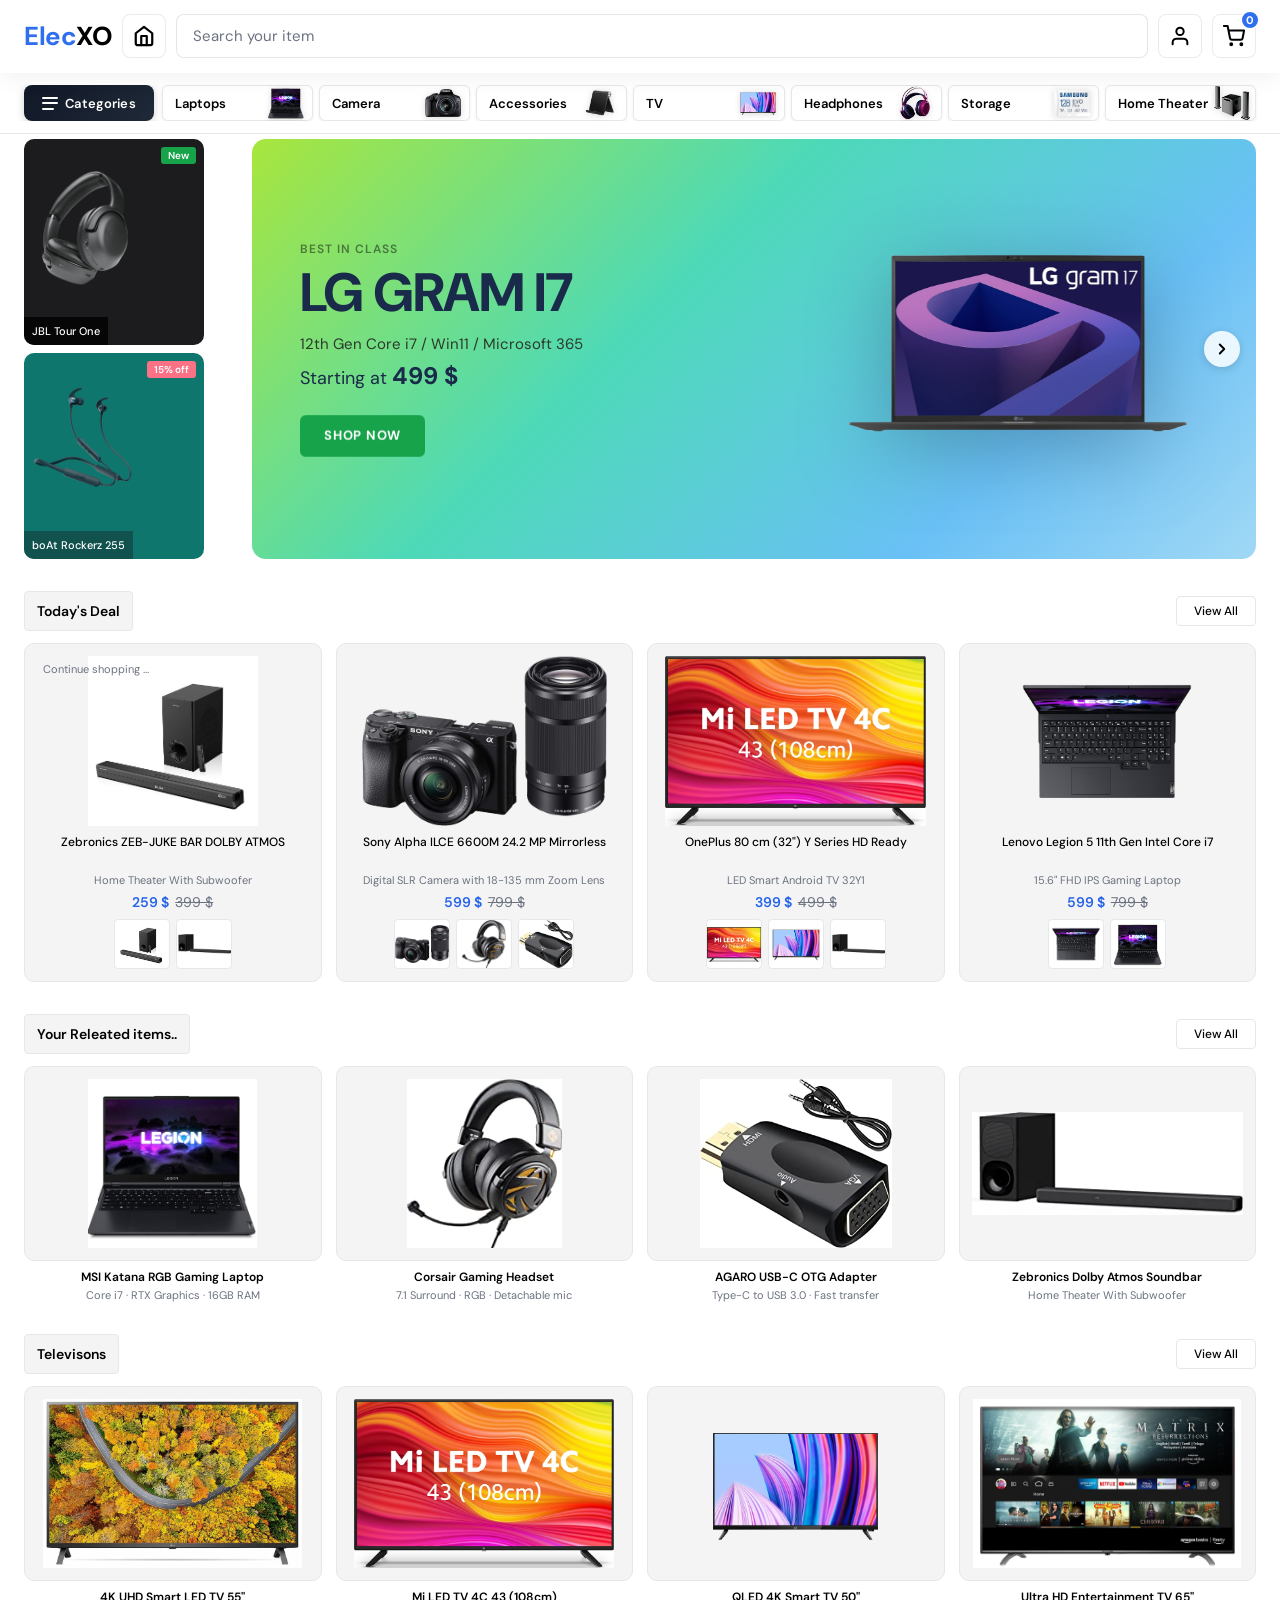
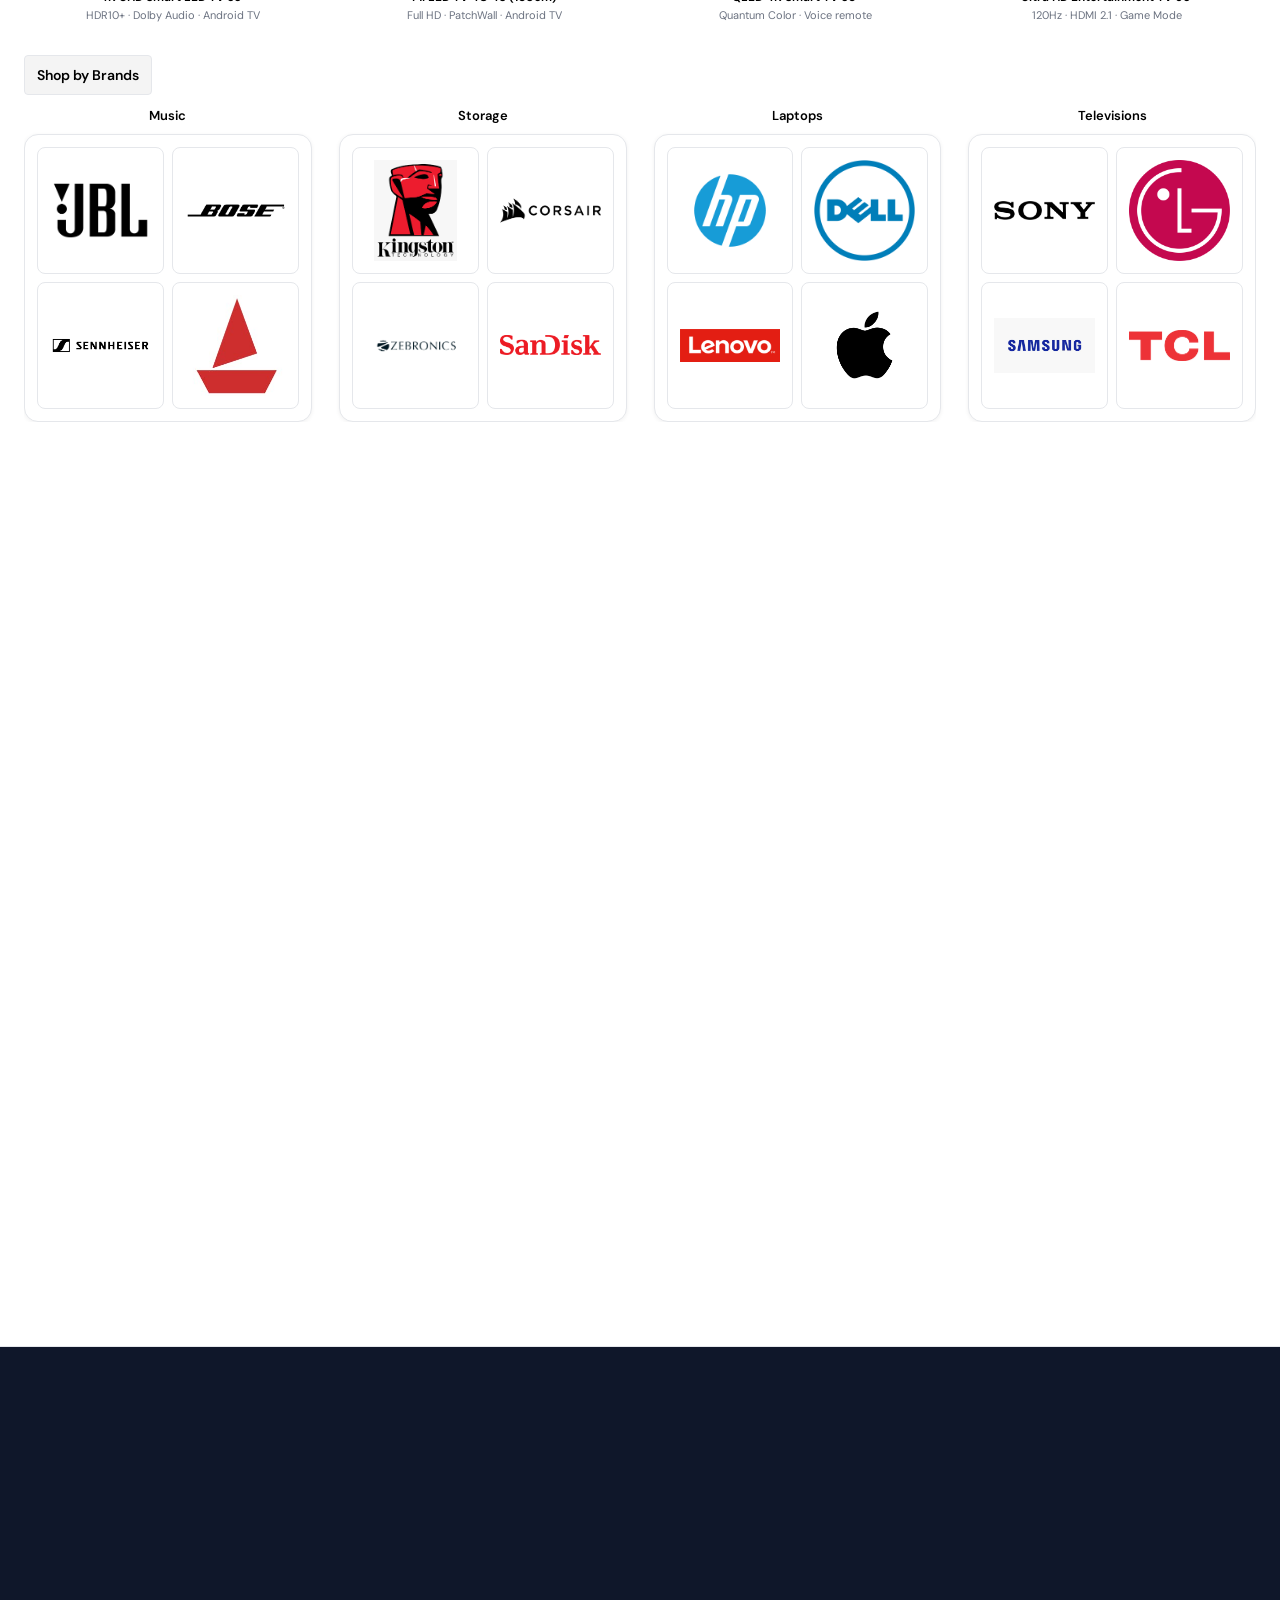
<file: index.html>
<!DOCTYPE html>
<html lang="en">
<head>
  <meta charset="UTF-8" />
  <meta name="viewport" content="width=device-width, initial-scale=1.0" />
  <title>ElecXO</title>
  <meta name="description" content="ElecXO — laptops, TVs, cameras, headphones and accessories." />
  <link rel="preconnect" href="https://fonts.googleapis.com" />
  <link rel="preconnect" href="https://fonts.gstatic.com" crossorigin />
  <link rel="preload" as="style" href="https://fonts.googleapis.com/css2?family=DM+Sans:ital,opsz,wght@0,9..40,400;0,9..40,500;0,9..40,600;0,9..40,700&display=swap" />
  <link rel="stylesheet" href="https://fonts.googleapis.com/css2?family=DM+Sans:ital,opsz,wght@0,9..40,400;0,9..40,500;0,9..40,600;0,9..40,700&display=swap" media="print" onload="this.media='all'" />
  <noscript><link rel="stylesheet" href="https://fonts.googleapis.com/css2?family=DM+Sans:ital,opsz,wght@0,9..40,400;0,9..40,500;0,9..40,600;0,9..40,700&display=swap" /></noscript>
  <link rel="stylesheet" href="css/style.css" />
<style>
    /* ════════════════════════════
       FOOTER — redesigned
    ════════════════════════════ */
    .site-footer {
      background: #0f172a;
      color: #cbd5e1;
      margin-top: 0;
      padding-bottom: 0;
    }

    /* ── Desktop: 5-column grid (default, no media query needed above 768) ── */
    .footer-top {
      max-width: 1280px;
      margin: 0 auto;
      padding: 60px 40px 44px;
      display: grid;
      grid-template-columns: 2fr 1fr 1fr 1fr 1.6fr;
      gap: 0 48px;
      align-items: start;
    }

    /* ── Mobile: 2-col, hide Legal + Contact ── */
    @media (max-width: 767px) {
      .footer-top {
        grid-template-columns: 1fr 1fr;
        gap: 28px 20px;
        padding: 36px 16px 28px;
      }
      .footer-brand-col { grid-column: 1 / -1; }
      .footer-links-col { grid-column: span 1; }
      .footer-desktop-only { display: none !important; }
      .footer-bottom { padding: 16px; }
    }

    /* Brand col */
    .footer-brand-col { display: flex; flex-direction: column; gap: 14px; }
    .footer-logo {
      font-size: 26px; font-weight: 800; color: #f8fafc;
      letter-spacing: -.5px; margin: 0;
    }
    .footer-logo span { color: #4f46e5; }
    .footer-tagline {
      font-size: 13px; line-height: 1.7; color: #94a3b8; margin: 0; max-width: 220px;
    }
    .footer-social { display: flex; gap: 10px; margin-top: 4px; }
    .fsoc-btn {
      width: 36px; height: 36px; border-radius: 9px;
      background: #1e293b; border: 1px solid #334155;
      display: flex; align-items: center; justify-content: center;
      color: #94a3b8; transition: background .18s, color .18s, border-color .18s;
      text-decoration: none;
    }
    .fsoc-btn:hover { background: #4f46e5; color: #fff; border-color: #4f46e5; }

    /* Links & contact cols */
    .footer-links-col,
    .footer-contact-col { display: flex; flex-direction: column; gap: 0; }

    .footer-col-head {
      font-size: 12px; font-weight: 700; color: #f1f5f9;
      letter-spacing: .08em; text-transform: uppercase;
      margin: 0 0 16px; padding-bottom: 10px;
      border-bottom: 1px solid #1e293b;
    }
    .footer-links-col ul, .footer-contact-list {
      list-style: none; padding: 0; margin: 0;
      display: flex; flex-direction: column; gap: 10px;
    }
    .footer-links-col a {
      font-size: 13.5px; color: #94a3b8; text-decoration: none;
      transition: color .15s; display: inline-block;
    }
    .footer-links-col a:hover { color: #c7d2fe; }

    /* Contact col */
    .footer-contact-list li {
      display: flex; align-items: center; gap: 10px;
      font-size: 13.5px; color: #94a3b8;
    }
    .footer-contact-list li svg { flex-shrink: 0; color: #6366f1; }
    .footer-contact-list a {
      color: #94a3b8; text-decoration: none; transition: color .15s;
    }
    .footer-contact-list a:hover { color: #c7d2fe; }

    /* Bottom bar */
    .footer-bottom {
      max-width: 1280px;
      margin: 0 auto;
      padding: 18px 40px;
      display: flex; align-items: center;
      justify-content: center; flex-wrap: wrap; gap: 8px;
      background: transparent;
      border: none !important;
    }
    .footer-dev { background: transparent; }
    .footer-copy { font-size: 12.5px; color: #475569; margin: 0; }
    .footer-dev { font-size: 12.5px; color: #475569; margin: 0; }
    .footer-dev a { color: #6366f1; text-decoration: none; font-weight: 600; }
    .footer-dev a:hover { color: #818cf8; }
  </style>
</head>
<body>

<!-- ══════════════════════════════
     HEADER
═══════════════════════════════ -->
<header class="site-header" id="site-header">
  <div class="header-inner">

    <!-- Logo -->
    <button class="logo-btn" onclick="resetHome()" aria-label="Home">
      <span class="logo-elec">Elec</span><span class="logo-xo">XO</span>
    </button>

    <!-- Home icon -->
    <button class="icon-btn home-icon-btn" onclick="resetHome()" aria-label="Home">
      <svg xmlns="http://www.w3.org/2000/svg" width="22" height="22" viewBox="0 0 24 24" fill="none" stroke="currentColor" stroke-width="2.4" stroke-linecap="round" stroke-linejoin="round">
        <path d="M3 9l9-7 9 7v11a2 2 0 0 1-2 2H5a2 2 0 0 1-2-2z"/>
        <polyline points="9 22 9 12 15 12 15 22"/>
      </svg>
    </button>

    <!-- Search -->
    <div class="search-wrap">
      <input
        type="text"
        id="search-input"
        class="search-input"
        placeholder="Search your item"
        oninput="handleSearch(this.value)"
        autocomplete="off"
      />
    </div>

    <!-- Account -->
    <button class="icon-btn" aria-label="Account">
      <svg xmlns="http://www.w3.org/2000/svg" width="22" height="22" viewBox="0 0 24 24" fill="none" stroke="currentColor" stroke-width="2.2" stroke-linecap="round" stroke-linejoin="round">
        <path d="M20 21v-2a4 4 0 0 0-4-4H8a4 4 0 0 0-4 4v2"/>
        <circle cx="12" cy="7" r="4"/>
      </svg>
    </button>

    <!-- Cart -->
    <button class="icon-btn cart-icon-btn" onclick="openCart()" aria-label="Cart">
      <svg xmlns="http://www.w3.org/2000/svg" width="22" height="22" viewBox="0 0 24 24" fill="none" stroke="currentColor" stroke-width="2.2" stroke-linecap="round" stroke-linejoin="round">
        <circle cx="9" cy="21" r="1"/><circle cx="20" cy="21" r="1"/>
        <path d="M1 1h4l2.68 13.39a2 2 0 0 0 2 1.61h9.72a2 2 0 0 0 2-1.61L23 6H6"/>
      </svg>
      <span class="cart-badge" id="cart-badge">0</span>
    </button>

  </div>
</header>

<!-- ══════════════════════════════
     CATEGORY NAV
═══════════════════════════════ -->
<nav class="cat-nav">
  <div class="cat-nav-inner">

    <!-- "Categories" striped label -->
    <div class="cat-stripe-wrap" id="cat-stripe-btn" style="cursor:pointer;">
      <div class="cat-stripe-bg"><span></span></div>
      <span class="cat-stripe-text">Categories</span>
    </div>

    <!-- Category chips — rendered by JS -->
    <ul class="cat-list" id="cat-list"></ul>

  </div>
</nav>

<!-- ══════════════════════════════
     HERO SECTION
═══════════════════════════════ -->
<section class="hero-section" id="hero-section">
  <div class="hero-inner">

    <!-- Left sidebar: two mini product cards -->
    <aside class="hero-sidebar">

      <button class="sidebar-card sidebar-dark" onclick="openProduct('jbl-tour')">
        <span class="sidebar-badge badge-green">New</span>
        <img src="img/hero/p-sony-hp.jpg" alt="JBL Tour One" class="sidebar-img" width="120" height="120" fetchpriority="high" />
        <span class="sidebar-label">JBL Tour One</span>
      </button>

      <button class="sidebar-card sidebar-teal" onclick="openProduct('neckband')">
        <span class="sidebar-badge badge-pink">15% off</span>
        <img src="img/hero/p-neckband.jpg" alt="boAt Rockerz 255" class="sidebar-img" width="120" height="120" fetchpriority="high" />
        <span class="sidebar-label sidebar-label-teal">boAt Rockerz 255</span>
      </button>

    </aside>

    <!-- Main hero banner: gradient bg -->
    <div class="hero-banner" onclick="openProduct('lg-gram')">
      <div class="hero-content">
        <p class="hero-eyebrow">Best in class</p>
        <h1 class="hero-title">LG GRAM I7</h1>
        <p class="hero-subtitle">12th Gen Core i7 / Win11 / Microsoft 365</p>
        <p class="hero-price">Starting at <strong>499 $</strong></p>
        <button class="hero-cta" onclick="openProduct('lg-gram'); event.stopPropagation();">SHOP NOW</button>
      </div>
      <div class="hero-img-wrap">
        <img src="img/hero/lg-gram.jpg" alt="LG gram 17" class="hero-laptop-img" width="520" height="340" fetchpriority="high" />
      </div>
      <!-- next arrow -->
      <button
        class="hero-arrow"
        onclick="document.getElementById('featured-section').scrollIntoView({behavior:'smooth'}); event.stopPropagation();"
        aria-label="Next"
      >
        <svg xmlns="http://www.w3.org/2000/svg" width="18" height="18" viewBox="0 0 24 24" fill="none" stroke="currentColor" stroke-width="2.5" stroke-linecap="round" stroke-linejoin="round">
          <polyline points="9 18 15 12 9 6"/>
        </svg>
      </button>
    </div>

  </div>
</section>

<!-- ══════════════════════════════
     MAIN PRODUCT CONTENT
═══════════════════════════════ -->
<main class="main-content" id="featured-section">

  <!-- Search results view -->
  <div id="search-results" style="display:none">
    <p class="results-label" id="results-count"></p>
    <div class="grid-4" id="search-grid"></div>
  </div>

  <!-- Normal home view -->
  <div id="home-content">
    <div class="section-header mt-section">
      <span class="section-title">Today's Deal</span>
      <button class="view-all-btn">View All</button>
    </div>
    <div class="grid-4" id="featured-grid"></div>

    <div class="section-header mt-section">
      <span class="section-title">Your Releated items..</span>
      <button class="view-all-btn">View All</button>
    </div>
    <div class="grid-4" id="row-a-grid"></div>

    <div class="section-header mt-section">
      <span class="section-title">Televisons</span>
      <button class="view-all-btn">View All</button>
    </div>
    <div class="grid-4" id="row-tv-grid"></div>

    <div class="section-header mt-section">
      <span class="section-title">Shop by Brands</span>
    </div>
    <div class="brands-row" id="brand-panels"></div>

    <div class="section-header mt-section">
      <span class="section-title">Headphones</span>
      <button class="view-all-btn">View All</button>
    </div>
    <div class="grid-4" id="row-phones-grid"></div>

    <div class="section-header mt-section">
      <span class="section-title">Accessories</span>
      <button class="view-all-btn">View All</button>
    </div>
    <div class="grid-4" id="row-cables-grid"></div>

    <div class="promo-row mt-section" id="promo-banners">

      <!-- boAt Bassheads 900 banner -->
      <button class="promo-btn promo-boat" onclick="openProduct('boat-900')">
        <div class="promo-content">
          <div class="promo-text-group">
            <span class="promo-tag">🎧 Best Seller</span>
            <h2 class="promo-title">boAt Bassheads 900</h2>
            <p class="promo-sub">Wired On Ear Headphones with Mic</p>
            <p class="promo-price-line">at Just <strong class="promo-price">39 $</strong></p>
            <span class="promo-cta">SHOP NOW</span>
          </div>
        </div>
        <img src="img/promo/promo-boat.jpg" alt="boAt Bassheads 900" class="promo-img" width="300" height="200" loading="lazy" onerror="this.style.display='none'" />
      </button>

      <!-- AirPods Pro banner -->
      <button class="promo-btn promo-airpods" onclick="openProduct('airpods-pro')">
        <div class="promo-content">
          <div class="promo-text-group">
            <span class="promo-tag">✨ New Arrival</span>
            <h2 class="promo-title promo-title-light">AirPods <strong>Pro</strong></h2>
            <p class="promo-sub promo-sub-light">Premium Sound · Active Noise Cancellation</p>
            <p class="promo-price-line promo-mrp"><strong>MRP $239.00</strong></p>
            <span class="promo-cta">BUY NOW</span>
          </div>
        </div>
        <img src="img/promo/promo-airpods.jpg" alt="AirPods Pro" class="promo-img" width="300" height="200" loading="lazy" onerror="this.style.display='none'" />
      </button>

    </div>
  </div>

</main>

<!-- ══════════════════════════════
     FOOTER
═══════════════════════════════ -->
<footer class="site-footer">

  <!-- Top section -->
  <div class="footer-top">

    <!-- Brand col -->
    <div class="footer-brand-col">
      <p class="footer-logo">Elec<span>XO</span></p>
      <p class="footer-tagline">Bangladesh's trusted gadget store — genuine products, fast delivery, and real after-sales support.</p>
      <div class="footer-social">
        <a href="#" aria-label="Facebook" class="fsoc-btn">
          <svg viewBox="0 0 24 24" fill="currentColor" width="17" height="17"><path d="M18 2h-3a5 5 0 0 0-5 5v3H7v4h3v8h4v-8h3l1-4h-4V7a1 1 0 0 1 1-1h3z"/></svg>
        </a>
        <a href="#" aria-label="Instagram" class="fsoc-btn">
          <svg viewBox="0 0 24 24" fill="none" stroke="currentColor" stroke-width="2" stroke-linecap="round" stroke-linejoin="round" width="17" height="17"><rect x="2" y="2" width="20" height="20" rx="5"/><path d="M16 11.37A4 4 0 1 1 12.63 8 4 4 0 0 1 16 11.37z"/><line x1="17.5" y1="6.5" x2="17.51" y2="6.5"/></svg>
        </a>
        <a href="#" aria-label="YouTube" class="fsoc-btn">
          <svg viewBox="0 0 24 24" fill="currentColor" width="17" height="17"><path d="M22.54 6.42a2.78 2.78 0 0 0-1.95-1.96C18.88 4 12 4 12 4s-6.88 0-8.59.46a2.78 2.78 0 0 0-1.95 1.96A29 29 0 0 0 1 12a29 29 0 0 0 .46 5.58A2.78 2.78 0 0 0 3.41 19.54C5.12 20 12 20 12 20s6.88 0 8.59-.46a2.78 2.78 0 0 0 1.95-1.96A29 29 0 0 0 23 12a29 29 0 0 0-.46-5.58z"/><polygon points="9.75 15.02 15.5 12 9.75 8.98 9.75 15.02" fill="white"/></svg>
        </a>
      </div>
    </div>

    <!-- Links -->
    <div class="footer-links-col">
      <h4 class="footer-col-head">Company</h4>
      <ul>
        <li><a href="#">About Us</a></li>
        <li><a href="#">Careers</a></li>
        <li><a href="#">Press</a></li>
        <li><a href="#">Blog</a></li>
      </ul>
    </div>

    <div class="footer-links-col">
      <h4 class="footer-col-head">Support</h4>
      <ul>
        <li><a href="#">Help Centre</a></li>
        <li><a href="#">Track Order</a></li>
        <li><a href="#">Returns</a></li>
        <li><a href="#">Warranty</a></li>
      </ul>
    </div>

    <div class="footer-links-col footer-desktop-only">
      <h4 class="footer-col-head">Legal</h4>
      <ul>
        <li><a href="#">Privacy Policy</a></li>
        <li><a href="#">Terms of Use</a></li>
        <li><a href="#">Cookie Policy</a></li>
      </ul>
    </div>

    <div class="footer-contact-col footer-desktop-only">
      <h4 class="footer-col-head">Contact Us</h4>
      <ul class="footer-contact-list">
        <li>
          <svg viewBox="0 0 24 24" fill="none" stroke="currentColor" stroke-width="2" stroke-linecap="round" stroke-linejoin="round" width="15" height="15"><path d="M22 16.92v3a2 2 0 0 1-2.18 2 19.79 19.79 0 0 1-8.63-3.07A19.5 19.5 0 0 1 4.69 12a19.79 19.79 0 0 1-3.07-8.67A2 2 0 0 1 3.6 1.17h3a2 2 0 0 1 2 1.72c.127.96.36 1.903.7 2.81a2 2 0 0 1-.45 2.11L7.91 8.74a16 16 0 0 0 6 6l.91-.91a2 2 0 0 1 2.11-.45c.907.34 1.85.573 2.81.7A2 2 0 0 1 21.73 16z"/></svg>
          <a href="tel:01700000000">01700-000000</a>
        </li>
        <li>
          <svg viewBox="0 0 24 24" fill="none" stroke="currentColor" stroke-width="2" stroke-linecap="round" stroke-linejoin="round" width="15" height="15"><path d="M4 4h16c1.1 0 2 .9 2 2v12c0 1.1-.9 2-2 2H4c-1.1 0-2-.9-2-2V6c0-1.1.9-2 2-2z"/><polyline points="22,6 12,13 2,6"/></svg>
          <a href="mailto:support@electrxo.com">support@electrxo.com</a>
        </li>
        <li>
          <svg viewBox="0 0 24 24" fill="none" stroke="currentColor" stroke-width="2" stroke-linecap="round" stroke-linejoin="round" width="15" height="15"><path d="M21 10c0 7-9 13-9 13s-9-6-9-13a9 9 0 0 1 18 0z"/><circle cx="12" cy="10" r="3"/></svg>
          <span>Dhaka, Bangladesh</span>
        </li>
      </ul>
    </div>

  </div>

  <!-- Bottom bar -->
  <div class="footer-bottom" style="background:transparent !important;border:none !important;border-top:none !important;">
    <p class="footer-dev" style="color:#64748b !important;background:transparent !important;border:none !important;border-top:none !important;padding:0 !important;">© 2026 ElecXO &nbsp;·&nbsp; Developed by <a href="#">Yeasin Kabir Shifat</a></p>
  </div>

</footer>

<!-- ══════════════════════════════
     CART DRAWER
═══════════════════════════════ -->
<div class="backdrop" id="cart-backdrop" onclick="closeCart()"></div>
<aside class="cart-drawer" id="cart-drawer">
  <div class="cart-head">
    <h2>Your cart</h2>
    <button onclick="closeCart()" aria-label="Close">
      <svg xmlns="http://www.w3.org/2000/svg" width="20" height="20" viewBox="0 0 24 24" fill="none" stroke="currentColor" stroke-width="2"><line x1="18" y1="6" x2="6" y2="18"/><line x1="6" y1="6" x2="18" y2="18"/></svg>
    </button>
  </div>
  <div class="cart-body" id="cart-body"></div>
  <div class="cart-foot">
    <div class="cart-subtotal-row">
      <span>Subtotal</span>
      <span id="cart-total">0 $</span>
    </div>
    <button class="btn-checkout" id="btn-checkout" onclick="checkout()" disabled>Checkout</button>
  </div>
</aside>
<script src="js/app.js" defer></script>
<script src="js/animations.js" defer></script>

<script>
  // Auto-filter by ?cat= URL param — chip becomes active, products filter, scroll to results
  window.addEventListener('load', function() {
    const params = new URLSearchParams(window.location.search);
    const cat = params.get('cat');
    if (cat && typeof toggleCategory === 'function') {
      toggleCategory(cat);
      // Small delay so DOM renders first, then smooth scroll
      setTimeout(function() {
        const target = document.getElementById('home-section') || document.getElementById('featured-section');
        if (target) target.scrollIntoView({ behavior: 'smooth' });
      }, 120);
    }
  });
</script>
</body>
</html>
</file>
<file: css/style.css>
/* ══════════════════════════════
   RESET & TOKENS
═══════════════════════════════ */
*, *::before, *::after { box-sizing: border-box; margin: 0; padding: 0; }

:root {
  /* --- palette --- */
  --ink:        #000000;
  --paper:      #ffffff;
  --fog:        #f4f4f4;
  --mute:       #6b7280;
  --soft:       #6b7280;
  --line:       #e5e7eb;
  --brand:      #2f6fed;
  --go:         #16a34a;
  --go-dk:      #15803d;
  --price:      #2563eb;
  --strike:     #6b7280;
  --sale:       #fb7185;
  --teal:       #0f766e;
  --teal-dk:    #134e4a;
  /* --- type --- */
  --font: 'DM Sans', ui-sans-serif, system-ui, sans-serif;
  /* --- radii --- */
  --r-card: 10px;
  --r-btn:  8px;
}

html, body {
  background: var(--paper);
  color: var(--ink);
  font-family: var(--font);
  -webkit-tap-highlight-color: transparent;
  min-height: 100vh;
}

button { cursor: pointer; border: none; background: none; font-family: var(--font); color: inherit; }
ul     { list-style: none; }
img    { display: block; max-width: 100%; }
a      { text-decoration: none; color: inherit; }

.no-scrollbar               { -ms-overflow-style: none; scrollbar-width: none; }
.no-scrollbar::-webkit-scrollbar { display: none; }

/* ══════════════════════════════
   HEADER  (glassmorphism)
═══════════════════════════════ */
.site-header {
  position: sticky;
  top: 0;
  z-index: 40;
  background: rgba(255, 255, 255, 0.08);
  backdrop-filter: blur(20px) saturate(180%);
  -webkit-backdrop-filter: blur(20px) saturate(180%);
  border-bottom: 1px solid rgba(255, 255, 255, 0.2);
  box-shadow: 0 4px 24px rgba(0, 0, 0, 0.06);
}

.header-inner {
  display: flex;
  align-items: center;
  gap: 10px;
  max-width: 1400px;
  margin: 0 auto;
  padding: 14px 24px;
}

/* Logo */
.logo-btn { flex-shrink: 0; display: flex; align-items: baseline; gap: 0; line-height: 1; }
.logo-elec { font-size: 26px; font-weight: 700; color: var(--brand); letter-spacing: -0.5px; }
.logo-xo   { font-size: 26px; font-weight: 800; color: var(--ink);   letter-spacing: -0.5px; }

/* Home icon btn */
.home-icon-btn {
  display: flex;
  align-items: center;
  justify-content: center;
  flex-shrink: 0;
  width: 44px;
  height: 44px;
  border-radius: var(--r-btn);
  background: rgba(255,255,255,0.5);
  color: var(--ink);
  border: 1px solid rgba(0,0,0,0.08);
}

/* Search */
.search-wrap { flex: 1; min-width: 0; }
.search-input {
  width: 100%;
  height: 44px;
  border-radius: var(--r-btn);
  border: 1.5px solid rgba(0,0,0,0.1);
  background: rgba(255,255,255,0.6);
  padding: 0 16px;
  font-size: 15px;
  font-family: var(--font);
  color: var(--ink);
  outline: none;
  transition: border-color .15s;
}
.search-input:focus { border-color: var(--brand); }
.search-input::placeholder { color: var(--soft); }

/* Generic icon btn (account) */
.icon-btn {
  display: flex;
  align-items: center;
  justify-content: center;
  flex-shrink: 0;
  width: 44px;
  height: 44px;
  border-radius: var(--r-btn);
  background: rgba(255,255,255,0.5);
  color: var(--ink);
  border: 1px solid rgba(0,0,0,0.08);
}

/* Cart badge */
.cart-icon-btn { position: relative; }
.cart-badge {
  position: absolute;
  top: -5px; right: -5px;
  min-width: 20px; height: 20px;
  border-radius: 999px;
  background: var(--brand);
  color: var(--paper);
  font-size: 11px; font-weight: 700;
  display: grid; place-items: center;
  padding: 0 4px;
  border: 2px solid var(--paper);
}

/* ══════════════════════════════
   CATEGORY NAV
═══════════════════════════════ */
.cat-nav {
  background: var(--paper);
  padding: 12px 0;
  overflow: hidden;
  border-bottom: 1px solid var(--line);
}
.cat-nav-inner {
  max-width: 1400px;
  margin: 0 auto;
  padding: 0 24px;
  display: flex;
  align-items: center;
  gap: 8px;
  overflow-x: auto;
  scrollbar-width: none;
}
.cat-nav-inner::-webkit-scrollbar { display: none; }

/* "Categories" label box — redesigned */
.cat-stripe-wrap {
  position: relative;
  flex-shrink: 0;
  padding: 0 16px;
  border-radius: 8px;
  overflow: hidden;
  display: flex;
  align-items: center;
  justify-content: center;
  gap: 7px;
  height: 36px;
  min-width: 130px;
  background: linear-gradient(135deg, #111827 0%, #1f2937 100%);
  box-shadow: 0 2px 8px rgba(0,0,0,.18);
  cursor: pointer;
  transition: box-shadow .18s, transform .15s;
}
.cat-stripe-wrap:hover {
  box-shadow: 0 4px 16px rgba(0,0,0,.28);
  transform: translateY(-1px);
}

/* hamburger icon lines */
.cat-stripe-bg {
  display: flex;
  flex-direction: column;
  gap: 3.5px;
  flex-shrink: 0;
  position: static;
  width: 16px;
  background: none;
}
.cat-stripe-bg::before,
.cat-stripe-bg::after,
.cat-stripe-bg span {
  content: '';
  display: block;
  height: 2px;
  border-radius: 2px;
  background: #ffffff;
}
.cat-stripe-bg::before { content: ''; width: 100%; }
.cat-stripe-bg::after  { content: ''; width: 75%; }

.cat-stripe-text {
  position: static;
  font-size: 13px;
  font-weight: 600;
  font-style: normal;
  color: #ffffff;
  letter-spacing: .01em;
  white-space: nowrap;
}

/* Category list — full width */
.cat-list {
  flex: 1;
  display: flex;
  align-items: center;
  justify-content: space-between;
  gap: 6px;
  flex-wrap: nowrap;
  padding: 0;
  margin: 0;
  list-style: none;
}

/* Individual chip — grows to fill available space */
.cat-chip {
  flex: 1;
  display: flex;
  justify-content: center;
}

/* The button — flat inline row: text left, image right, full width */
.cat-chip-btn {
  display: flex;
  flex-direction: row;
  align-items: center;
  justify-content: space-between;
  gap: 6px;
  height: 36px;
  width: 100%;
  padding: 0 8px 0 12px;
  background: var(--paper);
  border: 1.5px solid var(--line);
  border-radius: 6px;
  cursor: pointer;
  white-space: nowrap;
  box-shadow: 0 1px 3px rgba(0,0,0,.07);
  transition: border-color .15s, box-shadow .15s;
}
.cat-chip-btn:hover,
.cat-chip-btn.active {
  border-color: var(--brand);
  box-shadow: 0 0 0 2px rgba(47,111,237,.18);
}

/* Product image — inline, right side of chip */
.cat-chip-img {
  width: 36px;
  height: 36px;
  object-fit: contain;
  pointer-events: none;
  filter: drop-shadow(0 1px 3px rgba(0,0,0,.15));
  transition: transform .18s ease;
  flex-shrink: 0;
}
.cat-chip-btn:hover .cat-chip-img {
  transform: scale(1.08);
}

/* Label text — left side of chip, always left-aligned */
.cat-chip-label {
  font-size: 13px;
  font-weight: 600;
  color: var(--ink);
  white-space: nowrap;
  background: none;
  border: none;
  padding: 0;
  box-shadow: none;
  height: auto;
  flex: 1;
  text-align: left;
  display: block;
  border-radius: 0;
}

/* ══════════════════════════════
   HERO SECTION
═══════════════════════════════ */
.hero-section {
  max-width: 1400px;
  margin: 5px auto 0;
  padding: 0 16px 0;
}
@media (min-width: 768px) {
  .hero-section { padding: 0 24px 0; }
}

.hero-inner {
  display: flex;
  gap: 12px;
  align-items: stretch;
}
@media (min-width: 768px) {
  .hero-inner { gap: 48px; }
}

/* ── Left sidebar ── */
.hero-sidebar {
  display: none;
  flex-direction: column;
  gap: 8px;
  width: 180px;
  flex-shrink: 0;
}
@media (min-width: 768px) { .hero-sidebar { display: flex; } }

.sidebar-card {
  position: relative;
  display: flex;
  flex-direction: column;
  flex: 1;
  overflow: hidden;
  border-radius: 10px;
  text-align: left;
  transition: transform .18s;
}
.sidebar-card:hover { transform: scale(1.02); }
.sidebar-dark { background: #1c1c1e; }
.sidebar-teal { background: var(--teal); }

.sidebar-badge {
  position: absolute;
  top: 8px; right: 8px;
  z-index: 2;
  border-radius: 3px;
  padding: 2px 7px;
  font-size: 10px;
  font-weight: 600;
  color: var(--paper);
}
.badge-green { background: var(--go); }
.badge-pink  { background: var(--sale); }

.sidebar-img {
  width: 100%;
  height: 100%;
  min-height: 140px;
  object-fit: cover;
  flex: 1;
}

.sidebar-label {
  display: block;
  background: rgba(0,0,0,.78);
  color: var(--paper);
  font-size: 11px;
  font-weight: 500;
  text-align: center;
  padding: 7px 8px;
}
.sidebar-label-teal { background: rgba(19,78,74,.88); }

/* ── Main hero banner ── */
.hero-banner {
  flex: 1;
  min-width: 0;
  position: relative;
  border-radius: 14px;
  overflow: hidden;
  cursor: pointer;
  background: linear-gradient(135deg, #a8e63d 0%, #4dd9b8 40%, #69c0f5 75%, #a0d8f5 100%);
  display: flex;
  align-items: center;
  min-height: 200px;
  padding: 24px 20px;
}
@media (min-width: 480px) {
  .hero-banner { min-height: 260px; padding: 30px 28px; }
}
@media (min-width: 768px) {
  .hero-banner { min-height: 320px; padding: 40px 48px; }
}

.hero-content {
  flex: 1;
  z-index: 1;
  min-width: 0;
}

.hero-eyebrow {
  font-size: 10px;
  font-weight: 600;
  letter-spacing: .08em;
  color: rgba(30,50,30,.6);
  margin-bottom: 6px;
  text-transform: uppercase;
}
@media (min-width: 768px) {
  .hero-eyebrow { font-size: 12px; margin-bottom: 8px; }
}

.hero-title {
  font-size: clamp(22px, 5vw, 54px);
  font-weight: 800;
  color: #1a2a4a;
  letter-spacing: -1px;
  line-height: 1.05;
  margin-bottom: 8px;
}
@media (min-width: 768px) {
  .hero-title { margin-bottom: 12px; }
}

.hero-subtitle {
  font-size: 12px;
  color: #2a3a2a;
  margin-bottom: 4px;
  font-weight: 400;
  display: none;
}
@media (min-width: 480px) {
  .hero-subtitle { display: block; font-size: 13px; }
}
@media (min-width: 768px) {
  .hero-subtitle { font-size: 15px; margin-bottom: 6px; }
}

.hero-price {
  font-size: 14px;
  color: #1a2a4a;
  margin-bottom: 14px;
}
.hero-price strong { font-size: 18px; font-weight: 700; }
@media (min-width: 768px) {
  .hero-price { font-size: 18px; margin-bottom: 24px; }
  .hero-price strong { font-size: 24px; }
}

.hero-cta {
  display: inline-flex;
  align-items: center;
  justify-content: center;
  height: 36px;
  padding: 0 16px;
  border-radius: 6px;
  background: var(--go);
  color: var(--paper);
  font-size: 11px;
  font-weight: 700;
  letter-spacing: .06em;
  cursor: pointer;
  border: none;
  font-family: var(--font);
  transition: background .15s;
}
@media (min-width: 768px) {
  .hero-cta { height: 42px; padding: 0 24px; font-size: 13px; }
}
.hero-cta:hover { background: var(--go-dk); }

.hero-img-wrap {
  flex-shrink: 0;
  width: 38%;
  max-width: 380px;
  display: flex;
  align-items: flex-end;
  justify-content: flex-end;
}
@media (min-width: 768px) {
  .hero-img-wrap { width: 45%; }
}

.hero-laptop-img {
  width: 100%;
  max-height: 130px;
  object-fit: contain;
  object-position: bottom;
  filter: drop-shadow(0 8px 20px rgba(0,0,0,.2));
}
@media (min-width: 480px) {
  .hero-laptop-img { max-height: 180px; }
}
@media (min-width: 768px) {
  .hero-laptop-img { max-height: none; filter: drop-shadow(0 16px 40px rgba(0,0,0,.25)); }
}

/* Next arrow */
.hero-arrow {
  position: absolute;
  right: 10px;
  top: 50%;
  transform: translateY(-50%);
  z-index: 5;
  width: 30px; height: 30px;
  border-radius: 999px;
  background: rgba(255,255,255,.85);
  color: var(--ink);
  display: grid;
  place-items: center;
  box-shadow: 0 2px 8px rgba(0,0,0,.15);
  backdrop-filter: blur(4px);
}
@media (min-width: 768px) {
  .hero-arrow { right: 16px; width: 36px; height: 36px; }
}

/* ══════════════════════════════
   MAIN / PRODUCT GRID
═══════════════════════════════ */
.main-content {
  max-width: 1400px;
  margin: 0 auto;
  padding: 0 16px 32px;
}
@media (min-width: 768px) { .main-content { padding: 0 24px 32px; } }

.mt-section { margin-top: 20px; }
@media (min-width: 768px) { .mt-section { margin-top: 32px; } }

/* 4-column grid (2 on mobile) */
.grid-4 {
  display: grid;
  grid-template-columns: repeat(2, 1fr);
  gap: 10px;
}
@media (min-width: 480px) { .grid-4 { gap: 14px; } }
@media (min-width: 768px) { .grid-4 { grid-template-columns: repeat(4, 1fr); gap: 19px; } }

/* Featured card (white bg, product info) */
.featured-card {
  display: flex;
  flex-direction: column;
  background: var(--fog);
  border-radius: var(--r-card);
  padding: 6px;
  border: 0.5px solid #e5e7eb;
  min-height: 0;
  overflow: hidden;
}
@media (min-width: 480px) { .featured-card { padding: 10px; min-height: 210px; } }
@media (min-width: 768px) { .featured-card { padding: 12px; min-height: 240px; } }
.featured-card-btn {
  position: relative;
  display: flex;
  align-items: center;
  justify-content: center;
  height: 130px;      /* fixed height — সব card same */
  flex-shrink: 0;
  overflow: hidden;
}
@media (min-width: 480px) { .featured-card-btn { height: 150px; } }
@media (min-width: 768px) { .featured-card-btn { height: 170px; } }
.featured-card-btn img {
  width: 100%;
  height: 100%;
  object-fit: contain;  /* image stretch হবে না */
  border-radius: 0;
}
.continue-badge { position: absolute; top: 6px; left: 6px; font-size: 11px; color: var(--mute); }
.card-name {
  margin-top: 4px;
  font-size: 10px;
  font-weight: 500;
  color: var(--ink);
  text-align: center;
  display: -webkit-box;
  -webkit-line-clamp: 2;
  -webkit-box-orient: vertical;
  overflow: hidden;
  min-height: 0;
  line-height: 1.35;
  padding: 0 2px;
}
@media (min-width: 480px) { .card-name { font-size: 11px; } }
@media (min-width: 768px) { .card-name { font-size: 12px; min-height: 36px; margin-top: 8px; } }
.card-sub  { font-size: 11px; color: var(--soft); text-align: center; margin-top: 3px; padding: 0 4px; }
.card-price { margin-top: 4px; text-align: center; font-size: 11px; font-weight: 600; display: flex; justify-content: center; gap: 4px; flex-wrap: wrap; }
@media (min-width: 768px) { .card-price { font-size: 14px; gap: 6px; margin-top: 6px; } }
.card-price-val { color: var(--price); }
.card-mrp-val   { color: var(--strike); text-decoration: line-through; font-weight: 400; }
.card-thumbs {
  margin-top: 8px;
  display: flex;
  justify-content: center;
  gap: 4px;
  flex-wrap: wrap;
  overflow: hidden;
  max-height: 44px;
}
.card-thumbs img {
  width: 40px;
  height: 36px;
  border-radius: 4px;
  border: 0.5px solid #e5e7eb;
  object-fit: contain;
  background: var(--paper);
  flex-shrink: 0;
}
@media (min-width: 480px) {
  .card-thumbs { gap: 5px; max-height: 50px; }
  .card-thumbs img { width: 48px; height: 44px; }
}
@media (min-width: 768px) {
  .card-thumbs { gap: 6px; max-height: none; }
  .card-thumbs img { width: 56px; height: 50px; }
}

/* Grid card (image only) */
.grid-card { }
.grid-card-btn {
  display: flex;
  width: 100%;
  height: 170px;
  align-items: center;
  justify-content: center;
  overflow: hidden;
  border-radius: var(--r-card);
  background: var(--fog);
  padding: 12px;
  border: 1px solid var(--line);
}
@media (min-width: 768px) { .grid-card-btn { height: 195px; } }
.grid-card-btn img { height: 100%; width: 100%; object-fit: contain; }
.grid-card-cap {
  margin-top: 8px;
  padding: 0 4px;
  text-align: center;
}
.grid-card-name {
  font-size: 12px;
  font-weight: 600;
  color: var(--ink);
  line-height: 1.4;
  overflow: hidden;
  display: -webkit-box;
  -webkit-line-clamp: 2;
  -webkit-box-orient: vertical;
}
.grid-card-sub {
  font-size: 11px;
  font-weight: 400;
  color: var(--soft);
  margin-top: 2px;
  line-height: 1.3;
  overflow: hidden;
  display: -webkit-box;
  -webkit-line-clamp: 1;
  -webkit-box-orient: vertical;
}

/* Per-row grid gaps — matched to Figma spacing */
#featured-grid   { gap: 14px; } /* Today's Deal — Figma spacing 29 */

#row-a-grid,
#row-tv-grid,
#row-phones-grid,
#row-cables-grid {
  padding-top: 0;
}
#row-a-grid      { gap: 14px; } /* Your Releated items.. — Figma spacing 30 */
#row-tv-grid     { gap: 14px; } /* Televisons */
#row-phones-grid { gap: 14px; } /* Headphones — Figma spacing 35 */
#row-cables-grid { gap: 14px; } /* Accessories — Figma spacing 14 */

/* Brand panels row — Shop by Brands */
.brands-row {
  display: grid;
  grid-template-columns: repeat(2, 1fr);
  gap: 16px;
  margin-top: 12px;
}
@media (min-width: 768px) {
  .brands-row {
    grid-template-columns: repeat(4, 1fr);
    gap: 27px; /* Figma spacing 27 */
  }
}

.brand-panel {
  display: flex;
  flex-direction: column;
  gap: 0;
}

.brand-panel-title {
  font-family: 'Poppins', var(--font);
  font-size: 13px;
  font-weight: 600;
  text-align: center;
  color: #000000;
  padding: 0 0 10px 0;
  background: transparent;
  border: none;
}

.brand-logo-grid {
  display: grid;
  grid-template-columns: repeat(2, 1fr);
  gap: 8px;
  padding: 12px;
  background: #ffffff;
  border: 1px solid #e5e7eb;
  border-radius: 14px;
  box-shadow: 0 1px 4px rgba(0,0,0,.06);
}

.brand-logo-box {
  aspect-ratio: 1 / 1;
  display: flex;
  align-items: center;
  justify-content: center;
  border: 1px solid #e5e7eb;
  border-radius: 10px;
  box-sizing: border-box;
  background: #ffffff;
  padding: 12px;
  transition: background .15s, box-shadow .15s;
}
.brand-logo-box:hover {
  background: #f9f9f9;
  box-shadow: 0 2px 8px rgba(0,0,0,.08);
}

.brand-logo-img {
  width: 100%;
  height: 100%;
  object-fit: contain;
  display: block;
}

.brand-logo-fallback {
  display: flex;
  align-items: center;
  justify-content: center;
  font-family: var(--font);
  font-size: 12px;
  font-weight: 700;
  color: #000000;
  text-align: center;
}

/* ══════════════════════════════
   PROMO BANNERS — Redesigned
═══════════════════════════════ */
.promo-row {
  display: grid;
  grid-template-columns: 1fr;
  gap: 16px;
  padding-top: 0;
  width: 100%;
}
@media (min-width: 768px) {
  .promo-row {
    grid-template-columns: 1fr 1fr;
    gap: 16px;
  }
}


.promo-btn {
  display: block;
  width: 100%;
  min-width: 0;
  height: 220px;
  border-radius: 16px;
  overflow: hidden;
  position: relative;
  cursor: pointer;
  border: none;
  padding: 0;
  text-align: left;
  transition: transform .22s cubic-bezier(.4,0,.2,1), box-shadow .22s;
  box-shadow: 0 4px 24px rgba(0,0,0,.13);
}
.promo-btn:hover {
  transform: translateY(-3px);
  box-shadow: 0 12px 40px rgba(0,0,0,.22);
}
@media (max-width: 767px) { .promo-btn { height: 200px; border-radius: 12px; } }

/* boAt — deep dark with subtle noise texture */
.promo-boat {
  background: linear-gradient(135deg, #0a0a0a 0%, #1c1c1e 50%, #111111 100%);
}

/* AirPods — premium blue gradient */
.promo-airpods {
  background: linear-gradient(135deg, #0a0a0a 0%, #1c1c1e 50%, #111111 100%);
}

/* Decorative glow orb — boAt */
.promo-boat::before {
  content: '';
  position: absolute;
  top: -60px; right: -40px;
  width: 280px; height: 280px;
  border-radius: 50%;
  background: radial-gradient(circle, rgba(22,163,74,.18) 0%, transparent 70%);
  z-index: 1;
  pointer-events: none;
}

/* Decorative glow orb — AirPods */
.promo-airpods::before {
  content: '';
  position: absolute;
  top: -60px; right: -40px;
  width: 280px; height: 280px;
  border-radius: 50%;
  background: radial-gradient(circle, rgba(22,163,74,.18) 0%, transparent 70%);
  z-index: 1;
  pointer-events: none;
}

.promo-img {
  position: absolute;
  inset: 0;
  width: 100%;
  height: 100%;
  object-fit: cover;
  display: block;
  border-radius: 16px;
}

/* AirPods image pinned right */
.promo-airpods .promo-img {
  left: auto;
  right: 0;
  width: auto;
  height: 100%;
  object-fit: cover;
  opacity: .85;
}

/* boAt image — cover, positioned right */
.promo-boat .promo-img {
  position: absolute;
  inset: 0;
  width: 100%;
  height: 100%;
  object-fit: cover;
  object-position: right center;
  opacity: .88;
}

.promo-content {
  position: absolute;
  inset: 0;
  z-index: 2;
  display: flex;
  align-items: stretch;
  padding: 20px 24px 20px;
}
@media (min-width: 768px) { .promo-content { padding: 28px 44px 32px; } }

.promo-content-right {
  justify-content: flex-start;
}

.promo-text-group {
  max-width: 320px;
  display: flex;
  flex-direction: column;
  gap: 8px;
  justify-content: space-between;
  height: 100%;
  overflow: visible;
}
@media (max-width: 767px) { .promo-text-group { max-width: 65%; } }

/* Tag chip above title */
.promo-tag {
  display: inline-flex;
  align-items: center;
  gap: 4px;
  height: 20px;
  padding: 0 8px;
  border-radius: 999px;
  background: rgba(255,255,255,.15);
  border: 1.5px solid rgba(255,255,255,.4);
  font-size: 10px;
  font-weight: 700;
  letter-spacing: .07em;
  color: #ffffff;
  text-transform: uppercase;
  width: fit-content;
}

.promo-title {
  font-family: 'Poppins', var(--font);
  font-size: 18px;
  font-weight: 700;
  color: #ffffff;
  line-height: 1.15;
  margin: 0;
  text-shadow: 0 2px 12px rgba(0,0,0,.3);
}
@media (min-width: 768px) { .promo-title { font-size: 30px; } }

.promo-title-light {
  font-family: 'Poppins', var(--font);
  font-size: 22px;
  font-weight: 300;
  color: #ffffff;
  line-height: 1.1;
  text-shadow: 0 2px 12px rgba(0,0,0,.15);
}
@media (min-width: 768px) { .promo-title-light { font-size: 40px; } }

.promo-title-light strong { font-weight: 800; }

.promo-sub {
  font-family: 'Poppins', var(--font);
  font-size: 11px;
  color: rgba(255,255,255,.75);
  font-weight: 400;
  line-height: 1.4;
  margin: 0;
  display: none;
}
@media (min-width: 480px) { .promo-sub { display: block; font-size: 12px; } }
@media (min-width: 768px) { .promo-sub { font-size: 13px; } }

.promo-sub-light { font-size: 13px; color: rgba(230,230,230,1); }
.promo-incl { font-size: 12px; color: rgba(210,210,210,1); margin: 0; text-decoration: none !important; }

.promo-price-line {
  font-family: 'Poppins', var(--font);
  font-size: 13px;
  color: #ffffff;
  margin: 2px 0;
  display: flex;
  align-items: baseline;
  gap: 4px;
}
@media (min-width: 768px) { .promo-price-line { font-size: 18px; } }

.promo-price {
  font-size: 26px;
  font-weight: 800;
  color: #4ade80;
  text-shadow: 0 0 20px rgba(74,222,128,.35);
}

.promo-mrp strong {
  font-size: 22px;
  font-weight: 700;
  color: #ffffff;
}

.promo-cta {
  display: inline-flex;
  align-items: center;
  justify-content: center;
  height: 28px;
  padding: 4px 14px;
  background: #22c55e;
  color: #ffffff;
  font-size: 11px;
  font-weight: 700;
  letter-spacing: .08em;
  text-transform: uppercase;
  border-radius: 4px;
  font-family: var(--font);
  width: fit-content;
  gap: 8px;
  transition: background .15s, transform .12s;
}
.promo-btn:hover .promo-cta {
  background: #16a34a;
  transform: translateY(-1px);
}


/* Results label */
.results-label { margin-bottom: 14px; font-size: 13px; color: var(--soft); }

/* ══════════════════════════════
   SECTION HEADER
═══════════════════════════════ */
@import url('https://fonts.googleapis.com/css2?family=Poppins:wght@400;500;600;700&display=swap');

.section-header {
  display: flex;
  align-items: center;
  justify-content: space-between;
  width: 100%;
  height: 36px;
  margin-bottom: 10px;
}
@media (min-width: 768px) { .section-header { height: 40.11px; margin-bottom: 12px; } }

.section-title {
  display: inline-flex;
  align-items: center;
  height: 36px;
  padding: 0 10px;
  background: var(--fog);
  border: 1px solid var(--line);
  border-radius: 4px;
  font-family: 'Poppins', var(--font);
  font-size: 12px;
  font-weight: 600;
  color: var(--ink);
  white-space: nowrap;
}
@media (min-width: 768px) { .section-title { height: 40.11px; padding: 0 12px; font-size: 14px; } }

.view-all-btn {
  display: inline-flex;
  align-items: center;
  justify-content: center;
  width: 80px;
  height: 30px;
  padding: 5px 8px;
  background: var(--paper);
  border: 1px solid var(--line);
  border-radius: 4px;
  font-family: 'Poppins', var(--font);
  font-size: 12px;
  font-weight: 500;
  color: var(--ink);
  cursor: pointer;
  white-space: nowrap;
  transition: border-color .15s, background .15s;
}
.view-all-btn:hover {
  border-color: var(--brand);
  color: var(--brand);
  background: var(--fog);
}

/* ══════════════════════════════
   FOOTER
═══════════════════════════════ */
.site-footer { background: #ffffff; color: #111111; margin-top: 0; border-top: 1px solid #e5e7eb; }
.footer-grid {
  display: grid;
  grid-template-columns: repeat(2, 1fr);
  gap: 12px;
  max-width: 1100px;
  margin: 0 auto;
  padding: 16px 24px 12px;
}
@media (min-width: 640px) { .footer-grid { grid-template-columns: repeat(4, 1fr); gap: 32px; padding: 48px 24px 32px; } }
.footer-grid h3 { font-size: 13px; font-weight: 600; margin-bottom: 12px; color: #111111; }
.footer-grid li { font-size: 13px; color: #555555; padding: 3px 0; }

.footer-bottom {
  border-top: 1px solid #1f1f1f;
  max-width: 1100px;
  margin: 0 auto;
  padding: 24px;
  display: flex;
  flex-direction: column;
  gap: 20px;
  font-size: 12px;
  color: var(--soft);
}
@media (min-width: 768px) {
  .footer-bottom { flex-direction: row; align-items: center; justify-content: space-between; }
  .footer-contact { text-align: right; }
}
.footer-label-text { font-weight: 600; color: #111111; margin-bottom: 4px; }
.footer-wordmark { font-size: 22px; font-weight: 700; color: #111111; }
.footer-wordmark span { color: var(--brand); }

/* ══════════════════════════════
   BACKDROP
═══════════════════════════════ */
.backdrop {
  display: none;
  position: fixed;
  inset: 0;
  z-index: 50;
  background: rgba(0,0,0,.55);
}
.backdrop.active { display: block; }

/* ══════════════════════════════
   CART DRAWER
═══════════════════════════════ */
.cart-drawer {
  position: fixed;
  top: 0; right: -110%;
  z-index: 51;
  width: 100%; max-width: 430px;
  height: 100%;
  background: rgba(255, 255, 255, 0.72);
  backdrop-filter: blur(28px) saturate(180%);
  -webkit-backdrop-filter: blur(28px) saturate(180%);
  border-left: 1px solid rgba(255, 255, 255, 0.5);
  box-shadow: -8px 0 48px rgba(0, 0, 0, 0.18), inset 1px 0 0 rgba(255,255,255,0.6);
  color: var(--ink);
  display: flex;
  flex-direction: column;
  transition: right .35s cubic-bezier(.4,0,.2,1);
}
.cart-drawer.open { right: 0; }

.cart-head {
  display: flex; align-items: center; justify-content: space-between;
  border-bottom: 1px solid var(--line);
  padding: 16px 20px;
}
.cart-head h2 { font-size: 17px; font-weight: 600; }
.cart-head button { color: var(--mute); }

.cart-body { flex: 1; overflow-y: auto; padding: 16px 20px; }
.cart-empty-msg { padding-top: 40px; text-align: center; font-size: 14px; color: var(--mute); }
.cart-lines { display: flex; flex-direction: column; gap: 16px; }
.cart-line { display: flex; gap: 12px; }
.cart-line-img { width: 76px; height: 76px; border-radius: 8px; object-fit: contain; background: var(--fog); flex-shrink: 0; border: 1px solid var(--line); }
.cart-line-info { flex: 1; min-width: 0; }
.cart-line-name  { font-size: 13px; font-weight: 500; display: -webkit-box; -webkit-line-clamp: 2; -webkit-box-orient: vertical; overflow: hidden; }
.cart-line-price { margin-top: 4px; font-size: 13px; font-weight: 600; color: var(--price); }
.cart-line-ctrls { margin-top: 8px; display: flex; align-items: center; gap: 6px; }
.qty-btn  { width: 28px; height: 28px; border-radius: 4px; border: 1px solid var(--line); font-size: 16px; display: grid; place-items: center; }
.qty-val  { width: 22px; text-align: center; font-size: 13px; }
.rm-btn   { margin-left: auto; font-size: 11px; color: var(--mute); text-decoration: underline; }

.cart-foot { border-top: 1px solid var(--line); padding: 16px 20px; }
.cart-subtotal-row { display: flex; justify-content: space-between; font-size: 14px; margin-bottom: 12px; }
.cart-subtotal-row span:last-child { font-weight: 600; }

.btn-checkout {
  width: 100%; height: 44px; border-radius: var(--r-btn);
  background: var(--go); color: var(--paper);
  font-size: 14px; font-weight: 600; font-family: var(--font);
}
.btn-checkout:not(:disabled):hover { background: var(--go-dk); }
.btn-checkout:disabled { opacity: .4; cursor: default; }

/* ══════════════════════════════
   PRODUCT MODAL
═══════════════════════════════ */
.product-modal {
  display: none;
  position: fixed;
  top: 50%; left: 50%;
  transform: translate(-50%, -50%);
  z-index: 51;
  width: calc(100% - 32px);
  max-width: 500px;
  background: rgba(255, 255, 255, 0.75);
  backdrop-filter: blur(28px) saturate(180%);
  -webkit-backdrop-filter: blur(28px) saturate(180%);
  border: 1px solid rgba(255, 255, 255, 0.5);
  border-radius: 20px;
  padding: 28px;
  box-shadow: 0 24px 64px rgba(0, 0, 0, 0.18), inset 0 1px 0 rgba(255,255,255,0.6);
  color: var(--ink);
}
.product-modal.open { display: block; }
.modal-close-btn { position: absolute; top: 12px; right: 12px; color: var(--mute); }
.product-modal > img { max-height: 200px; object-fit: contain; margin: 0 auto; }
.product-modal h3 { margin-top: 16px; font-size: 17px; font-weight: 600; }
.product-modal > p { font-size: 13px; color: var(--mute); margin-top: 4px; }
.modal-price-row { display: flex !important; align-items: baseline; gap: 8px; margin-top: 10px !important; }
.modal-price-val { font-size: 22px; font-weight: 700; color: var(--price); }
.modal-mrp-val   { font-size: 15px; font-weight: 400; color: var(--strike); text-decoration: line-through; }

.btn-add-to-cart {
  display: block; width: 100%;
  margin-top: 20px; height: 44px;
  border-radius: var(--r-btn);
  background: var(--go); color: var(--paper);
  font-size: 14px; font-weight: 600; font-family: var(--font);
}
.btn-add-to-cart:hover { background: var(--go-dk); }

/* ══════════════════════════════
   REDUCED MOTION
═══════════════════════════════ */
@media (prefers-reduced-motion: reduce) {
  *, *::before, *::after {
    animation-duration: .01ms !important;
    transition-duration: .01ms !important;
  }
}


/* ── Mobile: hide home icon, expand search ── */
@media (max-width: 767px) {
  .home-icon-btn { display: none !important; }
  .search-wrap { flex: 1; }
  .search-input { width: 100%; }
}

/* ── Social icons ── */
.social-icons {
  display: flex;
  flex-direction: row;
  gap: 8px;
  margin-top: 4px;
  flex-wrap: wrap;
}
.social-icon {
  display: flex;
  align-items: center;
  justify-content: center;
  width: 28px;
  height: 28px;
  border-radius: 7px;
  background: #f3f4f6;
  color: #374151;
  transition: background .15s, color .15s, transform .15s;
  text-decoration: none;
}
.social-icon svg { width: 14px; height: 14px; }
@media (min-width: 768px) {
  .social-icon { width: 36px; height: 36px; border-radius: 8px; }
  .social-icon svg { width: 18px; height: 18px; }
}
.social-icon:hover {
  background: #111827;
  color: #ffffff;
  transform: translateY(-2px);
}

/* Mail Us inline in footer grid (mobile only) */
.footer-mail-inline {
  margin-top: 12px;
  font-size: 12px;
  color: #555555;
}
.footer-mail-inline .footer-label-text {
  font-size: 13px;
  margin-bottom: 4px;
}
@media (min-width: 640px) {
  .footer-mail-inline { display: none; }
}

/* Developed by */
.footer-dev {
  text-align: center;
  padding: 12px 24px 16px;
  font-size: 12px;
  color: #888888;
  border-top: 1px solid #e5e7eb;
  margin-top: 0;
}
.footer-dev span {
  color: var(--brand);
  font-weight: 600;
}
/* ══════════════════════════════
   FOOTER — redesigned
══════════════════════════════ */
.footer-col-title {
  font-size: 13px;
  font-weight: 700;
  color: #111111;
  margin-bottom: 6px;
  letter-spacing: 0.01em;
}
.footer-col-list {
  list-style: none;
  padding: 0;
  margin: 0;
  display: flex;
  flex-direction: column;
  gap: 3px;
}
.footer-col-list li,
.footer-col-list a {
  font-size: 13px;
  color: #6b7280;
  text-decoration: none;
  transition: color 0.2s ease;
}
.footer-col-list a:hover { color: var(--brand); }
.footer-contact-list li { color: #6b7280; }
.footer-contact-list a { color: var(--brand); }

.footer-divider {
  max-width: 1200px;
  margin: 0 auto;
  border-top: 1px solid #e5e7eb;
}
.footer-bottom {
  max-width: 1200px;
  margin: 0 auto;
  padding: 28px 24px;
  display: flex;
  flex-direction: column;
  gap: 20px;
  align-items: flex-start;
}
@media (min-width: 768px) {
  .footer-bottom { flex-direction: row; align-items: center; justify-content: space-between; }
}
.footer-bottom-left { display: flex; flex-direction: column; gap: 8px; }
.footer-wordmark { font-size: 22px; font-weight: 700; color: #111111; letter-spacing: -0.3px; }
.footer-wordmark span { color: var(--brand); }
.footer-copy { font-size: 12px; color: #6b7280; }
.footer-bottom-right { text-align: right; }
.footer-secure-title { font-size: 13px; font-weight: 600; color: #111111; margin-bottom: 4px; }
.footer-secure-methods { font-size: 13px; color: #6b7280; }
.footer-dev {
  background: #f9fafb;
  border-top: 1px solid #e5e7eb;
  text-align: center;
  padding: 16px 24px;
  font-size: 13px;
  color: #6b7280;
}
.footer-dev span { color: var(--brand); font-weight: 600; }
.footer-heart { color: #ef4444; }

/* ── Performance: content-visibility for off-screen sections ── */
.main-content .section-header,
#row-a-grid,
#row-tv-grid,
#brand-panels,
#row-phones-grid,
#row-cables-grid,
.promo-row,
.site-footer {
  content-visibility: auto;
  contain-intrinsic-size: auto 400px;
}

/* ── Performance: limit will-change to animated elements only ── */
.hero-banner,
.hero-laptop-img,
#site-header {
  will-change: transform;
}

/* ── Image explicit sizing to prevent CLS ── */
.sidebar-img { width: 120px; height: 120px; object-fit: contain; }
.hero-laptop-img { width: 100%; max-width: 520px; }
</file>
